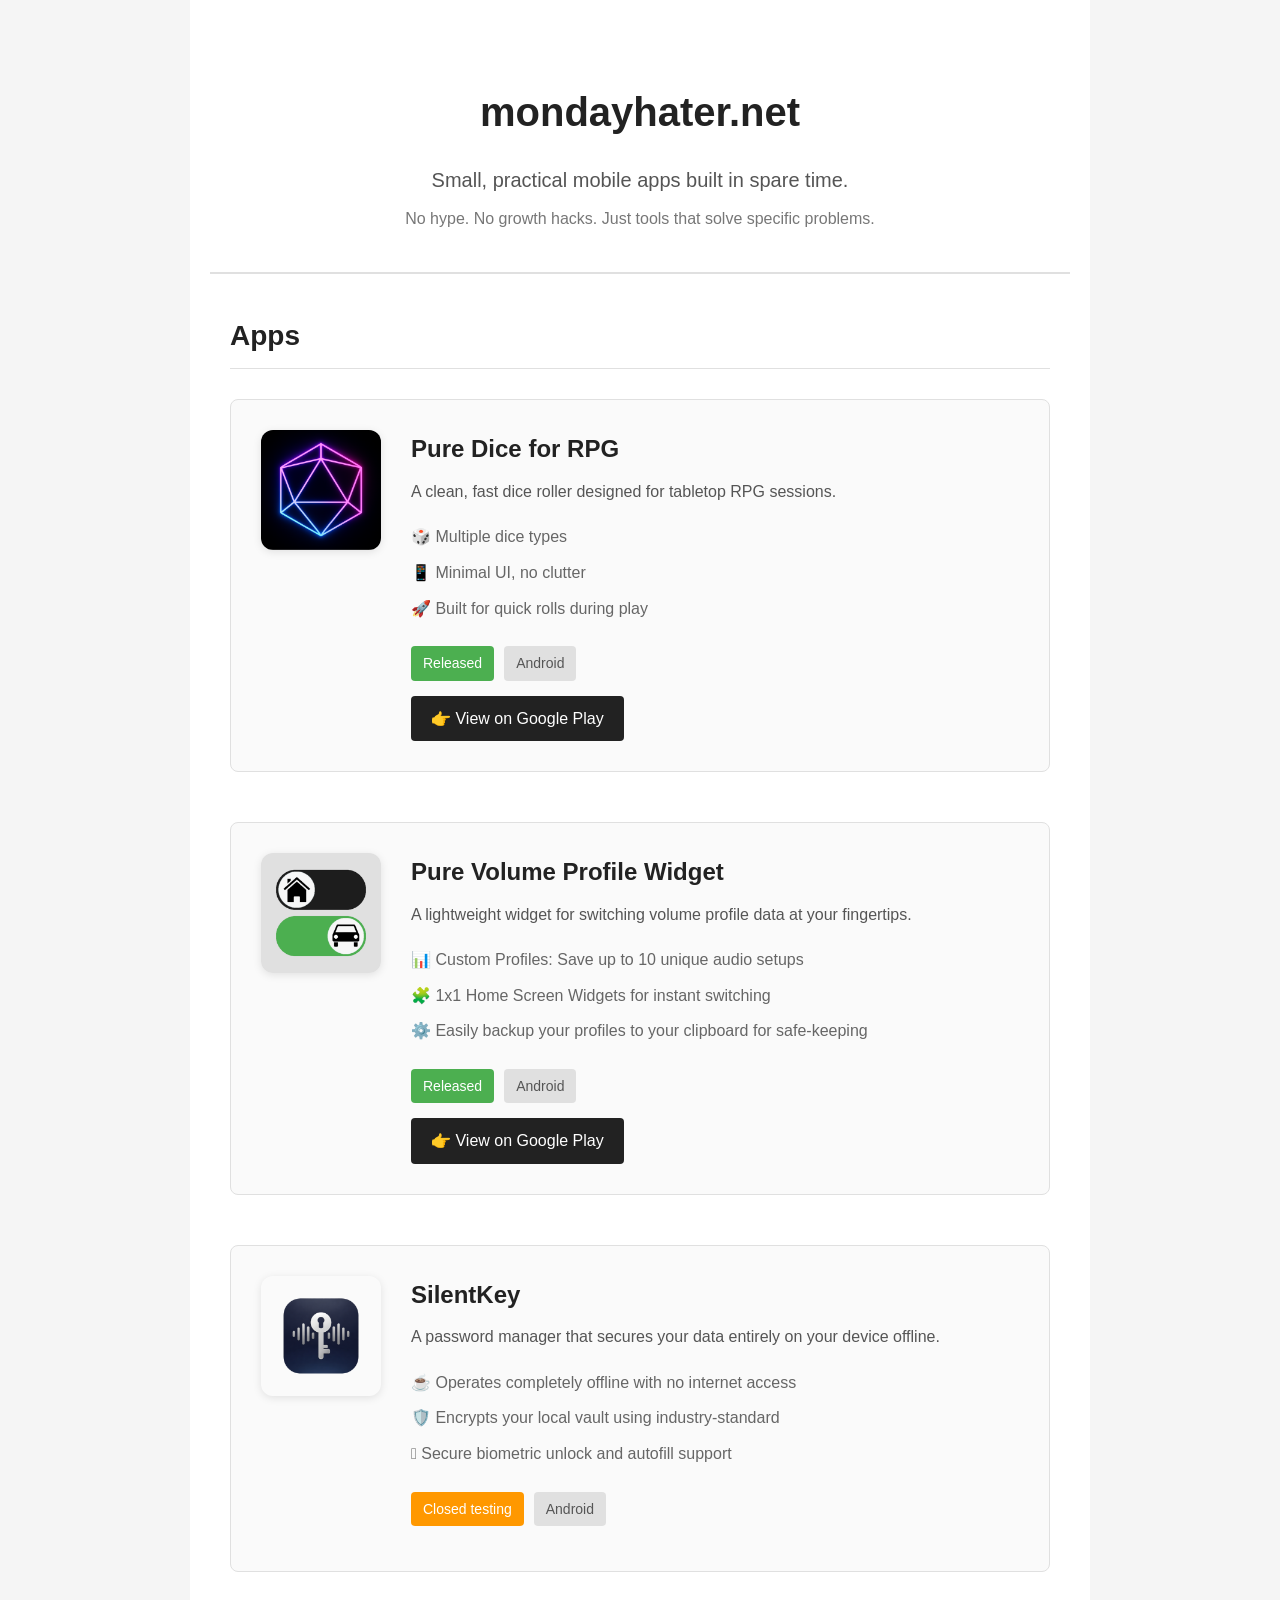
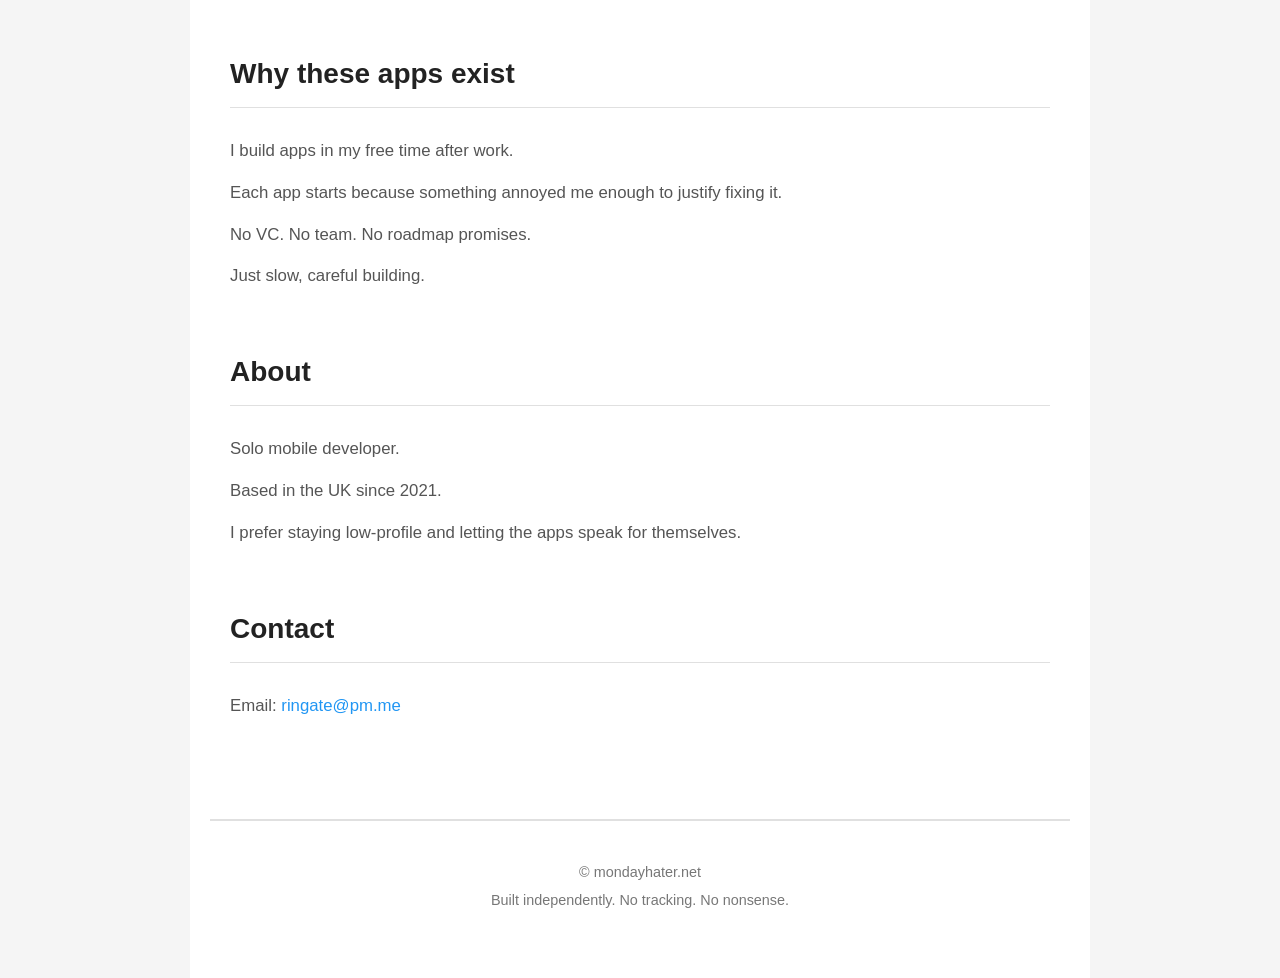
<file: index.html>
<!DOCTYPE html>
<html lang="en">
<head>
    <meta charset="UTF-8">
    <meta name="viewport" content="width=device-width, initial-scale=1.0">
    <title>mondayhater.net - Small, practical mobile apps</title>
    <link rel="stylesheet" href="styles.css">
</head>
<body>
    <div class="container">
        <header>
            <h1>mondayhater.net</h1>
            <p class="tagline">Small, practical mobile apps built in spare time.</p>
            <p class="subtitle">No hype. No growth hacks. Just tools that solve specific problems.</p>
        </header>

        <main>
            <section class="apps">
                <h2>Apps</h2>

                <div class="app-card">
                    <img src="images/pure-dice-400px.png" alt="Pure Dice for RPG icon" class="app-icon">
                    <div class="app-content">
                        <h3>Pure Dice for RPG</h3>
                        <p>A clean, fast dice roller designed for tabletop RPG sessions.</p>
                        <ul>
                            <li>🎲 Multiple dice types</li>
                            <li>📱 Minimal UI, no clutter</li>
                            <li>🚀 Built for quick rolls during play</li>
                        </ul>
                        <div class="app-meta">
                            <span class="status released">Released</span>
                            <span class="platform">Android</span>
                        </div>
                        <a href="https://play.google.com/store/apps/details?id=net.mondayhater.puredice" 
                           class="app-link" target="_blank" rel="noopener">
                            👉 View on Google Play
                        </a>
                    </div>
                </div>

                <div class="app-card">
                    <img src="images/pure-audio-400px.png" alt="Pure Volume Profile Widget icon" class="app-icon">
                    <div class="app-content">
                        <h3>Pure Volume Profile Widget</h3>
                        <p>A lightweight widget for switching volume profile data at your fingertips.</p>
                        <ul>
                            <li>📊 Custom Profiles: Save up to 10 unique audio setups</li>
                            <li>🧩 1x1 Home Screen Widgets for instant switching</li>
                            <li>⚙️ Easily backup your profiles to your clipboard for safe-keeping</li>
                        </ul>
                        <div class="app-meta">
                            <span class="status released">Released</span>
                            <span class="platform">Android</span>
                        </div>
                        <a href="https://play.google.com/store/apps/details?id=net.mondayhater.vpm" 
                           class="app-link" target="_blank" rel="noopener">
                            👉 View on Google Play
                        </a>
                    </div>
                </div>

                <div class="app-card">
                    <img src="images/silentkey-400px.png" alt="SilentKey icon" class="app-icon">
                    <div class="app-content">
                        <h3>SilentKey</h3>
                        <p>A password manager that secures your data entirely on your device offline.</p>
                        <ul>
                            <li>☕ Operates completely offline with no internet access</li>
                            <li>🛡️ Encrypts your local vault using industry-standard</li>
                            <li>🫆 Secure biometric unlock and autofill support</li>
                        </ul>
                        <div class="app-meta">
                            <span class="status testing">Closed testing</span>
                            <span class="platform">Android</span>
                        </div>
                    </div>
                </div>
            </section>

            <section class="why">
                <h2>Why these apps exist</h2>
                <p>I build apps in my free time after work.</p>
                <p>Each app starts because something annoyed me enough to justify fixing it.</p>
                <p>No VC. No team. No roadmap promises.</p>
                <p>Just slow, careful building.</p>
            </section>

            <section class="about">
                <h2>About</h2>
                <p>Solo mobile developer.</p>
                <p>Based in the UK since 2021.</p>
                <p>I prefer staying low-profile and letting the apps speak for themselves.</p>
            </section>

            <section class="contact">
                <h2>Contact</h2>
                <p>Email: <a href="mailto:ringate@pm.me">ringate@pm.me</a></p>
            </section>
        </main>

        <footer>
            <p>© mondayhater.net</p>
            <p>Built independently. No tracking. No nonsense.</p>
        </footer>
    </div>
</body>
</html>
</file>
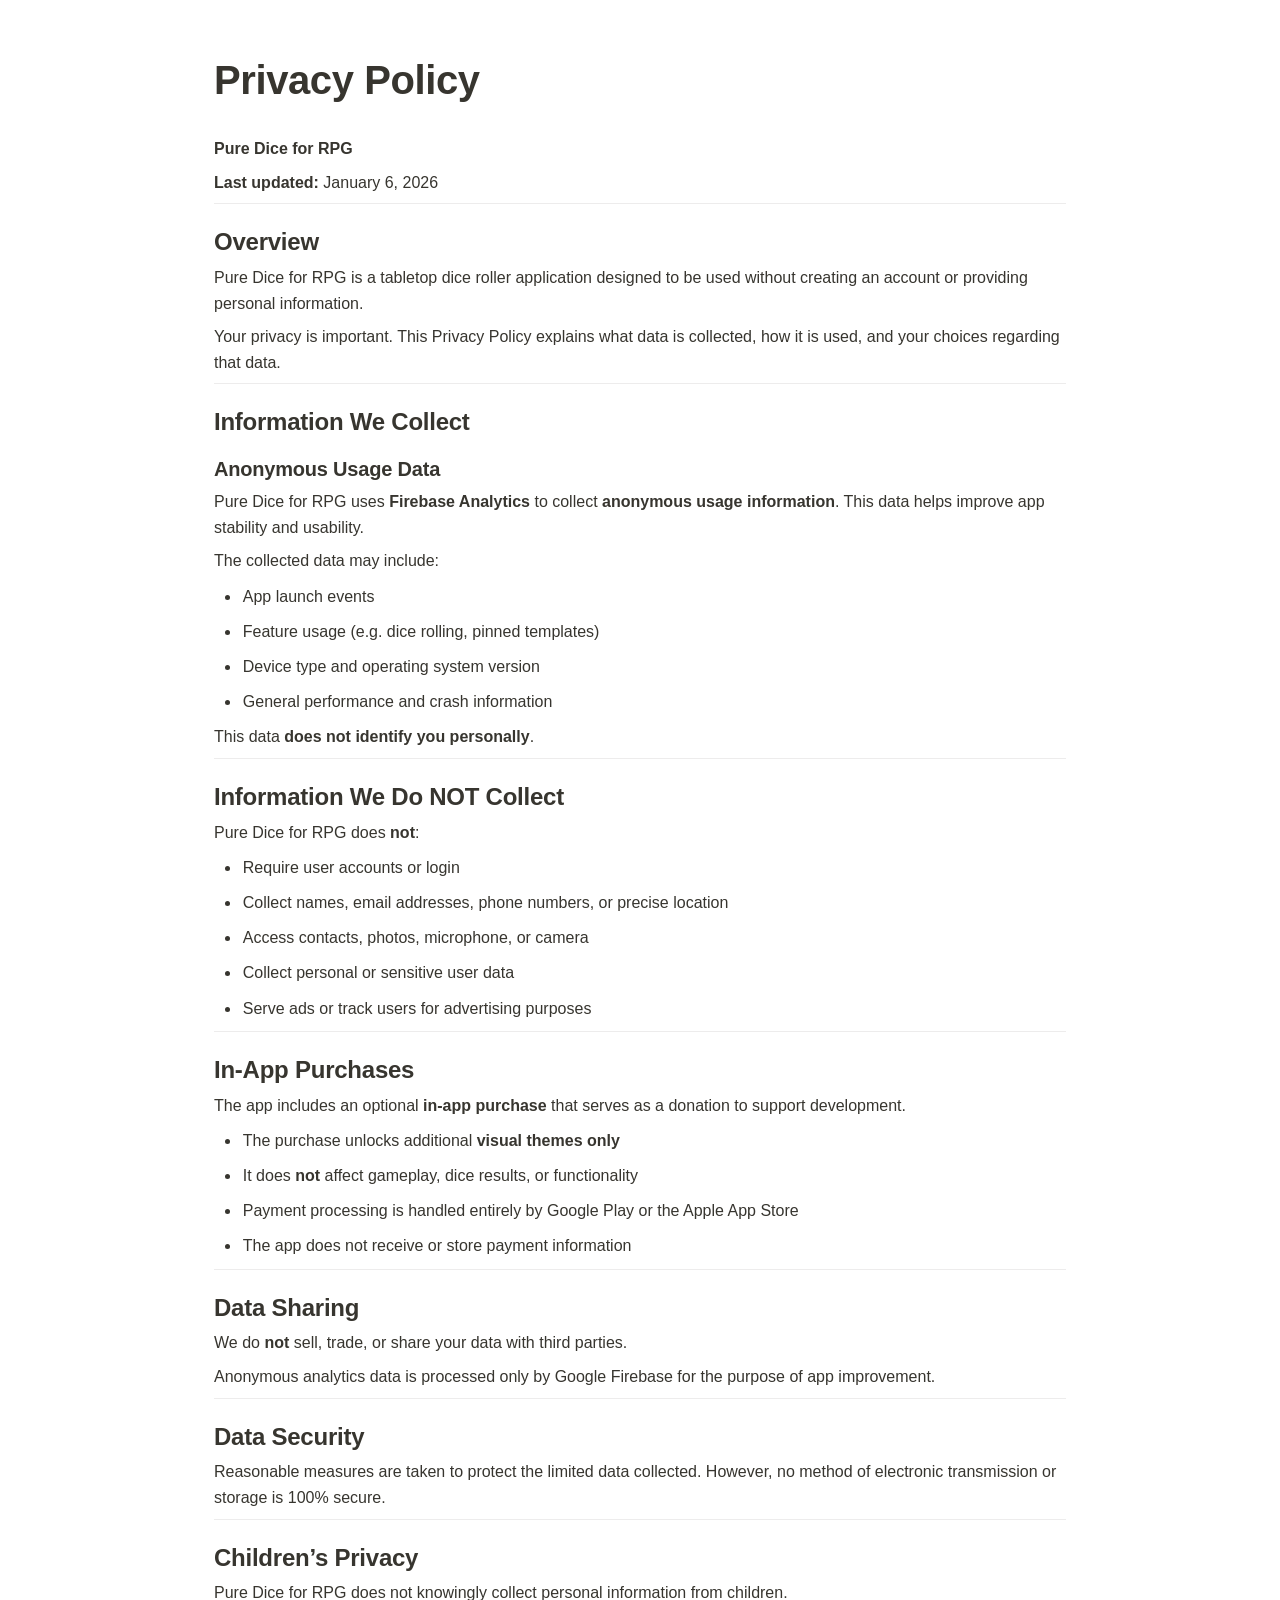
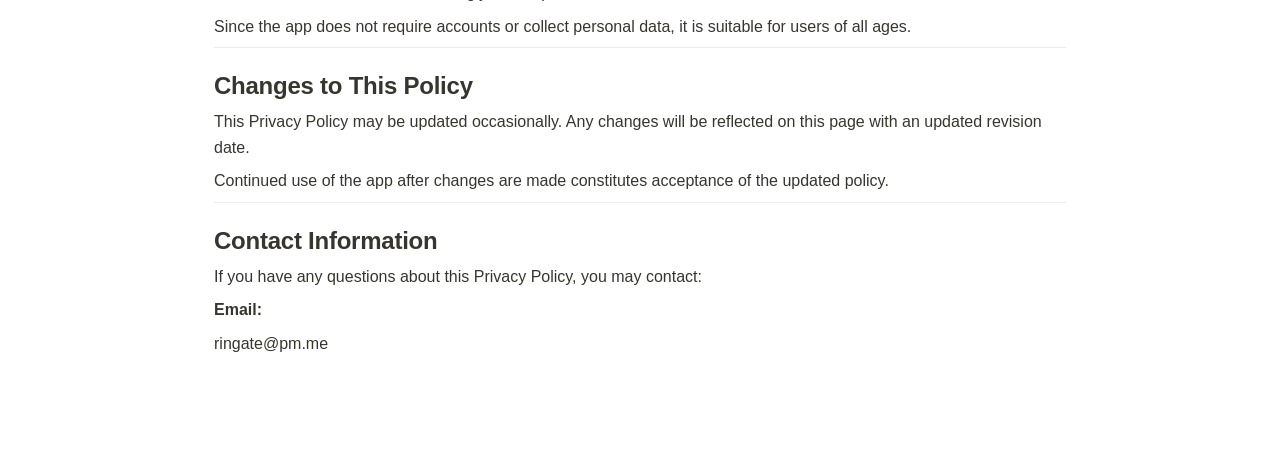
<file: pure-dice-privacy.html>
<html><head><meta http-equiv="Content-Type" content="text/html; charset=utf-8"/><meta name="viewport" content="width=device-width, initial-scale=1.0" /><title>Privacy Policy</title><style>
/* cspell:disable-file */
/* webkit printing magic: print all background colors */
html {
	-webkit-print-color-adjust: exact;
}
* {
	box-sizing: border-box;
	-webkit-print-color-adjust: exact;
}

body {
	font-family: -apple-system, BlinkMacSystemFont, "Segoe UI", Roboto, Oxygen,
                 Ubuntu, Cantarell, "Helvetica Neue", Arial, sans-serif;
    line-height: 1.6;
	white-space: pre-wrap;
    max-width: 900px;
    margin: 0 auto;
    padding: 24px;
}
@media only screen {
	body {
		margin: 2em auto;
		max-width: 900px;
		color: rgb(55, 53, 47);
	}
}

a,
a.visited {
	color: inherit;
	text-decoration: underline;
}

.pdf-relative-link-path {
	font-size: 80%;
	color: #444;
}

h1,
h2,
h3 {
	letter-spacing: -0.01em;
	line-height: 1.2;
	font-weight: 600;
	margin-bottom: 0;
}

/* Override strong tags inside headings to maintain consistent weight */
h1 strong,
h2 strong,
h3 strong {
	font-weight: 600;
}

.page-title {
	font-size: 2.5rem;
	font-weight: 700;
	margin-top: 0;
	margin-bottom: 0.75em;
}

h1 {
	font-size: 1.875rem;
	margin-top: 1.875rem;
}

h2 {
	font-size: 1.5rem;
	margin-top: 1.5rem;
}

h3 {
	font-size: 1.25rem;
	margin-top: 1.25rem;
}

.source {
	border: 1px solid #ddd;
	border-radius: 3px;
	padding: 1.5em;
	word-break: break-all;
}

.callout {
	border-radius: 10px;
	padding: 1rem;
}

figure {
	margin: 1.25em 0;
	page-break-inside: avoid;
}

figcaption {
	opacity: 0.5;
	font-size: 85%;
	margin-top: 0.5em;
}

mark {
	background-color: transparent;
}

.indented {
	padding-left: 1.5em;
}

hr {
	background: transparent;
	display: block;
	width: 100%;
	height: 1px;
	visibility: visible;
	border: none;
	border-bottom: 1px solid rgba(55, 53, 47, 0.09);
}

img {
	max-width: 100%;
}

@media only print {
	img {
		max-height: 100vh;
		object-fit: contain;
	}
}

@page {
	margin: 1in;
}

.collection-content {
	font-size: 0.875rem;
}

.collection-content td {
	white-space: pre-wrap;
	word-break: break-word;
}

.column-list {
	display: flex;
	justify-content: space-between;
}

.column {
	padding: 0 1em;
}

.column:first-child {
	padding-left: 0;
}

.column:last-child {
	padding-right: 0;
}

.table_of_contents-item {
	display: block;
	font-size: 0.875rem;
	line-height: 1.3;
	padding: 0.125rem;
}

.table_of_contents-indent-1 {
	margin-left: 1.5rem;
}

.table_of_contents-indent-2 {
	margin-left: 3rem;
}

.table_of_contents-indent-3 {
	margin-left: 4.5rem;
}

.table_of_contents-link {
	text-decoration: none;
	opacity: 0.7;
	border-bottom: 1px solid rgba(55, 53, 47, 0.18);
}

table,
th,
td {
	border: 1px solid rgba(55, 53, 47, 0.09);
	border-collapse: collapse;
}

table {
	border-left: none;
	border-right: none;
}

th,
td {
	font-weight: normal;
	padding: 0.25em 0.5em;
	line-height: 1.5;
	min-height: 1.5em;
	text-align: left;
}

th {
	color: rgba(55, 53, 47, 0.6);
}

ol,
ul {
	margin: 0;
	margin-block-start: 0.6em;
	margin-block-end: 0.6em;
}

li > ol:first-child,
li > ul:first-child {
	margin-block-start: 0.6em;
}

ul > li {
	list-style: disc;
}

ul.to-do-list {
	padding-inline-start: 0;
}

ul.to-do-list > li {
	list-style: none;
}

.to-do-children-checked {
	text-decoration: line-through;
	opacity: 0.375;
}

ul.toggle > li {
	list-style: none;
}

ul {
	padding-inline-start: 1.7em;
}

ul > li {
	padding-left: 0.1em;
}

ol {
	padding-inline-start: 1.6em;
}

ol > li {
	padding-left: 0.2em;
}

.mono ol {
	padding-inline-start: 2em;
}

.mono ol > li {
	text-indent: -0.4em;
}

.toggle {
	padding-inline-start: 0em;
	list-style-type: none;
}

/* Indent toggle children */
.toggle > li > details {
	padding-left: 1.7em;
}

.toggle > li > details > summary {
	margin-left: -1.1em;
}

.selected-value {
	display: inline-block;
	padding: 0 0.5em;
	background: rgba(206, 205, 202, 0.5);
	border-radius: 3px;
	margin-right: 0.5em;
	margin-top: 0.3em;
	margin-bottom: 0.3em;
	white-space: nowrap;
}

.collection-title {
	display: inline-block;
	margin-right: 1em;
}

.page-description {
	margin-bottom: 2em;
}

.simple-table {
	margin-top: 1em;
	font-size: 0.875rem;
	empty-cells: show;
}
.simple-table td {
	height: 29px;
	min-width: 120px;
}

.simple-table th {
	height: 29px;
	min-width: 120px;
}

.simple-table-header-color {
	background: rgb(247, 246, 243);
	color: black;
}
.simple-table-header {
	font-weight: 500;
}

time {
	opacity: 0.5;
}

.icon {
	display: inline-flex;
	align-items: center;
	justify-content: center;
	max-width: 1.2em;
	max-height: 1.2em;
	text-decoration: none;
	vertical-align: text-bottom;
	margin-right: 0.5em;
}

img.icon {
	border-radius: 3px;
}

.callout img.notion-static-icon {
	width: 1em;
	height: 1em;
}

.callout p {
	margin: 0;
}

.callout h1,
.callout h2,
.callout h3 {
	margin: 0 0 0.6rem;
}

.user-icon {
	width: 1.5em;
	height: 1.5em;
	border-radius: 100%;
	margin-right: 0.5rem;
}

.user-icon-inner {
	font-size: 0.8em;
}

.text-icon {
	border: 1px solid #000;
	text-align: center;
}

.page-cover-image {
	display: block;
	object-fit: cover;
	width: 100%;
	max-height: 30vh;
}

.page-header-icon {
	font-size: 3rem;
	margin-bottom: 1rem;
}

.page-header-icon-with-cover {
	margin-top: -0.72em;
	margin-left: 0.07em;
}

.page-header-icon img {
	border-radius: 3px;
}

.link-to-page {
	margin: 1em 0;
	padding: 0;
	border: none;
	font-weight: 500;
}

p > .user {
	opacity: 0.5;
}

td > .user,
td > time {
	white-space: nowrap;
}

input[type="checkbox"] {
	transform: scale(1.5);
	margin-right: 0.6em;
	vertical-align: middle;
}

p {
	margin-top: 0.5em;
	margin-bottom: 0.5em;
}

.image {
	border: none;
	margin: 1.5em 0;
	padding: 0;
	border-radius: 0;
	text-align: center;
}

.code,
code {
	background: rgba(135, 131, 120, 0.15);
	border-radius: 3px;
	padding: 0.2em 0.4em;
	border-radius: 3px;
	font-size: 85%;
	tab-size: 2;
}

code {
	color: #eb5757;
}

.code {
	padding: 1.5em 1em;
}

.code-wrap {
	white-space: pre-wrap;
	word-break: break-all;
}

.code > code {
	background: none;
	padding: 0;
	font-size: 100%;
	color: inherit;
}

blockquote {
	font-size: 1em;
	margin: 1em 0;
	padding-left: 1em;
	border-left: 3px solid rgb(55, 53, 47);
}

blockquote.quote-large {
	font-size: 1.25em;
}

.bookmark {
	text-decoration: none;
	max-height: 8em;
	padding: 0;
	display: flex;
	width: 100%;
	align-items: stretch;
}

.bookmark-title {
	font-size: 0.85em;
	overflow: hidden;
	text-overflow: ellipsis;
	height: 1.75em;
	white-space: nowrap;
}

.bookmark-text {
	display: flex;
	flex-direction: column;
}

.bookmark-info {
	flex: 4 1 180px;
	padding: 12px 14px 14px;
	display: flex;
	flex-direction: column;
	justify-content: space-between;
}

.bookmark-image {
	width: 33%;
	flex: 1 1 180px;
	display: block;
	position: relative;
	object-fit: cover;
	border-radius: 1px;
}

.bookmark-description {
	color: rgba(55, 53, 47, 0.6);
	font-size: 0.75em;
	overflow: hidden;
	max-height: 4.5em;
	word-break: break-word;
}

.bookmark-href {
	font-size: 0.75em;
	margin-top: 0.25em;
}

.sans { font-family: ui-sans-serif, -apple-system, BlinkMacSystemFont, "Segoe UI Variable Display", "Segoe UI", Helvetica, "Apple Color Emoji", Arial, sans-serif, "Segoe UI Emoji", "Segoe UI Symbol"; }
.code { font-family: "SFMono-Regular", Menlo, Consolas, "PT Mono", "Liberation Mono", Courier, monospace; }
.serif { font-family: Lyon-Text, Georgia, ui-serif, serif; }
.mono { font-family: iawriter-mono, Nitti, Menlo, Courier, monospace; }
.pdf .sans { font-family: Inter, ui-sans-serif, -apple-system, BlinkMacSystemFont, "Segoe UI Variable Display", "Segoe UI", Helvetica, "Apple Color Emoji", Arial, sans-serif, "Segoe UI Emoji", "Segoe UI Symbol", 'Twemoji', 'Noto Color Emoji', 'Noto Sans CJK JP'; }
.pdf:lang(zh-CN) .sans { font-family: Inter, ui-sans-serif, -apple-system, BlinkMacSystemFont, "Segoe UI Variable Display", "Segoe UI", Helvetica, "Apple Color Emoji", Arial, sans-serif, "Segoe UI Emoji", "Segoe UI Symbol", 'Twemoji', 'Noto Color Emoji', 'Noto Sans CJK SC'; }
.pdf:lang(zh-TW) .sans { font-family: Inter, ui-sans-serif, -apple-system, BlinkMacSystemFont, "Segoe UI Variable Display", "Segoe UI", Helvetica, "Apple Color Emoji", Arial, sans-serif, "Segoe UI Emoji", "Segoe UI Symbol", 'Twemoji', 'Noto Color Emoji', 'Noto Sans CJK TC'; }
.pdf:lang(ko-KR) .sans { font-family: Inter, ui-sans-serif, -apple-system, BlinkMacSystemFont, "Segoe UI Variable Display", "Segoe UI", Helvetica, "Apple Color Emoji", Arial, sans-serif, "Segoe UI Emoji", "Segoe UI Symbol", 'Twemoji', 'Noto Color Emoji', 'Noto Sans CJK KR'; }
.pdf .code { font-family: Source Code Pro, "SFMono-Regular", Menlo, Consolas, "PT Mono", "Liberation Mono", Courier, monospace, 'Twemoji', 'Noto Color Emoji', 'Noto Sans Mono CJK JP'; }
.pdf:lang(zh-CN) .code { font-family: Source Code Pro, "SFMono-Regular", Menlo, Consolas, "PT Mono", "Liberation Mono", Courier, monospace, 'Twemoji', 'Noto Color Emoji', 'Noto Sans Mono CJK SC'; }
.pdf:lang(zh-TW) .code { font-family: Source Code Pro, "SFMono-Regular", Menlo, Consolas, "PT Mono", "Liberation Mono", Courier, monospace, 'Twemoji', 'Noto Color Emoji', 'Noto Sans Mono CJK TC'; }
.pdf:lang(ko-KR) .code { font-family: Source Code Pro, "SFMono-Regular", Menlo, Consolas, "PT Mono", "Liberation Mono", Courier, monospace, 'Twemoji', 'Noto Color Emoji', 'Noto Sans Mono CJK KR'; }
.pdf .serif { font-family: PT Serif, Lyon-Text, Georgia, ui-serif, serif, 'Twemoji', 'Noto Color Emoji', 'Noto Serif CJK JP'; }
.pdf:lang(zh-CN) .serif { font-family: PT Serif, Lyon-Text, Georgia, ui-serif, serif, 'Twemoji', 'Noto Color Emoji', 'Noto Serif CJK SC'; }
.pdf:lang(zh-TW) .serif { font-family: PT Serif, Lyon-Text, Georgia, ui-serif, serif, 'Twemoji', 'Noto Color Emoji', 'Noto Serif CJK TC'; }
.pdf:lang(ko-KR) .serif { font-family: PT Serif, Lyon-Text, Georgia, ui-serif, serif, 'Twemoji', 'Noto Color Emoji', 'Noto Serif CJK KR'; }
.pdf .mono { font-family: PT Mono, iawriter-mono, Nitti, Menlo, Courier, monospace, 'Twemoji', 'Noto Color Emoji', 'Noto Sans Mono CJK JP'; }
.pdf:lang(zh-CN) .mono { font-family: PT Mono, iawriter-mono, Nitti, Menlo, Courier, monospace, 'Twemoji', 'Noto Color Emoji', 'Noto Sans Mono CJK SC'; }
.pdf:lang(zh-TW) .mono { font-family: PT Mono, iawriter-mono, Nitti, Menlo, Courier, monospace, 'Twemoji', 'Noto Color Emoji', 'Noto Sans Mono CJK TC'; }
.pdf:lang(ko-KR) .mono { font-family: PT Mono, iawriter-mono, Nitti, Menlo, Courier, monospace, 'Twemoji', 'Noto Color Emoji', 'Noto Sans Mono CJK KR'; }
.highlight-default {
	color: rgba(44, 44, 43, 1);
}
.highlight-gray {
	color: rgba(125, 122, 117, 1);
	fill: rgba(125, 122, 117, 1);
}
.highlight-brown {
	color: rgba(159, 118, 90, 1);
	fill: rgba(159, 118, 90, 1);
}
.highlight-orange {
	color: rgba(210, 123, 45, 1);
	fill: rgba(210, 123, 45, 1);
}
.highlight-yellow {
	color: rgba(203, 148, 52, 1);
	fill: rgba(203, 148, 52, 1);
}
.highlight-teal {
	color: rgba(80, 148, 110, 1);
	fill: rgba(80, 148, 110, 1);
}
.highlight-blue {
	color: rgba(56, 125, 201, 1);
	fill: rgba(56, 125, 201, 1);
}
.highlight-purple {
	color: rgba(154, 107, 180, 1);
	fill: rgba(154, 107, 180, 1);
}
.highlight-pink {
	color: rgba(193, 76, 138, 1);
	fill: rgba(193, 76, 138, 1);
}
.highlight-red {
	color: rgba(207, 81, 72, 1);
	fill: rgba(207, 81, 72, 1);
}
.highlight-default_background {
	color: rgba(44, 44, 43, 1);
}
.highlight-gray_background {
	background: rgba(42, 28, 0, 0.07);
}
.highlight-brown_background {
	background: rgba(139, 46, 0, 0.086);
}
.highlight-orange_background {
	background: rgba(224, 101, 1, 0.129);
}
.highlight-yellow_background {
	background: rgba(211, 168, 0, 0.137);
}
.highlight-teal_background {
	background: rgba(0, 100, 45, 0.09);
}
.highlight-blue_background {
	background: rgba(0, 124, 215, 0.094);
}
.highlight-purple_background {
	background: rgba(102, 0, 178, 0.078);
}
.highlight-pink_background {
	background: rgba(197, 0, 93, 0.086);
}
.highlight-red_background {
	background: rgba(223, 22, 0, 0.094);
}
.block-color-default {
	color: inherit;
	fill: inherit;
}
.block-color-gray {
	color: rgba(125, 122, 117, 1);
	fill: rgba(125, 122, 117, 1);
}
.block-color-brown {
	color: rgba(159, 118, 90, 1);
	fill: rgba(159, 118, 90, 1);
}
.block-color-orange {
	color: rgba(210, 123, 45, 1);
	fill: rgba(210, 123, 45, 1);
}
.block-color-yellow {
	color: rgba(203, 148, 52, 1);
	fill: rgba(203, 148, 52, 1);
}
.block-color-teal {
	color: rgba(80, 148, 110, 1);
	fill: rgba(80, 148, 110, 1);
}
.block-color-blue {
	color: rgba(56, 125, 201, 1);
	fill: rgba(56, 125, 201, 1);
}
.block-color-purple {
	color: rgba(154, 107, 180, 1);
	fill: rgba(154, 107, 180, 1);
}
.block-color-pink {
	color: rgba(193, 76, 138, 1);
	fill: rgba(193, 76, 138, 1);
}
.block-color-red {
	color: rgba(207, 81, 72, 1);
	fill: rgba(207, 81, 72, 1);
}
.block-color-default_background {
	color: inherit;
	fill: inherit;
}
.block-color-gray_background {
	background: rgba(240, 239, 237, 1);
}
.block-color-brown_background {
	background: rgba(245, 237, 233, 1);
}
.block-color-orange_background {
	background: rgba(251, 235, 222, 1);
}
.block-color-yellow_background {
	background: rgba(249, 243, 220, 1);
}
.block-color-teal_background {
	background: rgba(232, 241, 236, 1);
}
.block-color-blue_background {
	background: rgba(229, 242, 252, 1);
}
.block-color-purple_background {
	background: rgba(243, 235, 249, 1);
}
.block-color-pink_background {
	background: rgba(250, 233, 241, 1);
}
.block-color-red_background {
	background: rgba(252, 233, 231, 1);
}
.select-value-color-default { background-color: rgba(42, 28, 0, 0.07); }
.select-value-color-gray { background-color: rgba(28, 19, 1, 0.11); }
.select-value-color-brown { background-color: rgba(127, 51, 0, 0.156); }
.select-value-color-orange { background-color: rgba(196, 88, 0, 0.203); }
.select-value-color-yellow { background-color: rgba(209, 156, 0, 0.282); }
.select-value-color-green { background-color: rgba(0, 96, 38, 0.156); }
.select-value-color-blue { background-color: rgba(0, 118, 217, 0.203); }
.select-value-color-purple { background-color: rgba(92, 0, 163, 0.141); }
.select-value-color-pink { background-color: rgba(183, 0, 78, 0.152); }
.select-value-color-red { background-color: rgba(206, 24, 0, 0.164); }

.checkbox {
	display: inline-flex;
	vertical-align: text-bottom;
	width: 16;
	height: 16;
	background-size: 16px;
	margin-left: 2px;
	margin-right: 5px;
}

.checkbox-on {
	background-image: url("data:image/svg+xml;charset=UTF-8,%3Csvg%20width%3D%2216%22%20height%3D%2216%22%20viewBox%3D%220%200%2016%2016%22%20fill%3D%22none%22%20xmlns%3D%22http%3A%2F%2Fwww.w3.org%2F2000%2Fsvg%22%3E%0A%3Crect%20width%3D%2216%22%20height%3D%2216%22%20fill%3D%22%2358A9D7%22%2F%3E%0A%3Cpath%20d%3D%22M6.71429%2012.2852L14%204.9995L12.7143%203.71436L6.71429%209.71378L3.28571%206.2831L2%207.57092L6.71429%2012.2852Z%22%20fill%3D%22white%22%2F%3E%0A%3C%2Fsvg%3E");
}

.checkbox-off {
	background-image: url("data:image/svg+xml;charset=UTF-8,%3Csvg%20width%3D%2216%22%20height%3D%2216%22%20viewBox%3D%220%200%2016%2016%22%20fill%3D%22none%22%20xmlns%3D%22http%3A%2F%2Fwww.w3.org%2F2000%2Fsvg%22%3E%0A%3Crect%20x%3D%220.75%22%20y%3D%220.75%22%20width%3D%2214.5%22%20height%3D%2214.5%22%20fill%3D%22white%22%20stroke%3D%22%2336352F%22%20stroke-width%3D%221.5%22%2F%3E%0A%3C%2Fsvg%3E");
}
	
</style></head><body><article id="2e079e33-dd80-802b-8406-ffb6bb690358" class="page sans"><header><h1 class="page-title" dir="auto">Privacy Policy</h1><p class="page-description" dir="auto"></p></header><div class="page-body"><div style="display:contents" dir="auto"><p id="2e079e33-dd80-80cd-8b45-fa867254e386" class=""><strong>Pure Dice for RPG</strong></p></div><div style="display:contents" dir="auto"><p id="2e079e33-dd80-80ff-a22a-d921731cfc8f" class=""><strong>Last updated:</strong> January 6, 2026</p></div><div style="display:contents" dir="auto"><hr id="2e079e33-dd80-80d3-9ea9-f9191be0c58d"/></div><div style="display:contents" dir="auto"><h2 id="2e079e33-dd80-80d0-9f65-f1f23b6f54e2" class="">Overview</h2></div><div style="display:contents" dir="auto"><p id="2e079e33-dd80-8092-b1a4-f45a4619bb4d" class="">Pure Dice for RPG is a tabletop dice roller application designed to be used without creating an account or providing personal information.</p></div><div style="display:contents" dir="auto"><p id="2e079e33-dd80-808e-8303-f38be6cb784c" class="">Your privacy is important. This Privacy Policy explains what data is collected, how it is used, and your choices regarding that data.</p></div><div style="display:contents" dir="auto"><hr id="2e079e33-dd80-8036-8c69-c78446ec236e"/></div><div style="display:contents" dir="auto"><h2 id="2e079e33-dd80-805c-a717-c9c1a1da8623" class="">Information We Collect</h2></div><div style="display:contents" dir="auto"><h3 id="2e079e33-dd80-80b4-a2f1-fc4a1e0ae9ff" class="">Anonymous Usage Data</h3></div><div style="display:contents" dir="auto"><p id="2e079e33-dd80-800d-94a5-d520d16b9658" class="">Pure Dice for RPG uses <strong>Firebase Analytics</strong> to collect <strong>anonymous usage information</strong>. This data helps improve app stability and usability.</p></div><div style="display:contents" dir="auto"><p id="2e079e33-dd80-806a-9fd2-d4e5cfcc6349" class="">The collected data may include:</p></div><div style="display:contents" dir="auto"><ul id="2e079e33-dd80-808a-b5e3-cfc00bf03279" class="bulleted-list"><li style="list-style-type:disc">App launch events</li></ul></div><div style="display:contents" dir="auto"><ul id="2e079e33-dd80-8015-990b-fe275cf9040d" class="bulleted-list"><li style="list-style-type:disc">Feature usage (e.g. dice rolling, pinned templates)</li></ul></div><div style="display:contents" dir="auto"><ul id="2e079e33-dd80-8070-9bfa-c14894e67bab" class="bulleted-list"><li style="list-style-type:disc">Device type and operating system version</li></ul></div><div style="display:contents" dir="auto"><ul id="2e079e33-dd80-80a0-8145-e62c0e334314" class="bulleted-list"><li style="list-style-type:disc">General performance and crash information</li></ul></div><div style="display:contents" dir="auto"><p id="2e079e33-dd80-80f0-9189-fb961410873b" class="">This data <strong>does not identify you personally</strong>.</p></div><div style="display:contents" dir="auto"><hr id="2e079e33-dd80-8010-bc53-d11839e84ec4"/></div><div style="display:contents" dir="auto"><h2 id="2e079e33-dd80-809e-a8bd-e5a377354299" class="">Information We Do NOT Collect</h2></div><div style="display:contents" dir="auto"><p id="2e079e33-dd80-80c1-aa4c-d8d2f10448c8" class="">Pure Dice for RPG does <strong>not</strong>:</p></div><div style="display:contents" dir="auto"><ul id="2e079e33-dd80-809d-bcf6-db97c8980123" class="bulleted-list"><li style="list-style-type:disc">Require user accounts or login</li></ul></div><div style="display:contents" dir="auto"><ul id="2e079e33-dd80-8020-81ef-c8a4145fb9a7" class="bulleted-list"><li style="list-style-type:disc">Collect names, email addresses, phone numbers, or precise location</li></ul></div><div style="display:contents" dir="auto"><ul id="2e079e33-dd80-803b-a036-d6a98cc94842" class="bulleted-list"><li style="list-style-type:disc">Access contacts, photos, microphone, or camera</li></ul></div><div style="display:contents" dir="auto"><ul id="2e079e33-dd80-80aa-84fd-f80282c13db5" class="bulleted-list"><li style="list-style-type:disc">Collect personal or sensitive user data</li></ul></div><div style="display:contents" dir="auto"><ul id="2e079e33-dd80-80ff-82f8-f3e485deb9e9" class="bulleted-list"><li style="list-style-type:disc">Serve ads or track users for advertising purposes</li></ul></div><div style="display:contents" dir="auto"><hr id="2e079e33-dd80-80dc-a5e1-d35019b6d735"/></div><div style="display:contents" dir="auto"><h2 id="2e079e33-dd80-80ef-a6c8-cec54cc08c93" class="">In-App Purchases</h2></div><div style="display:contents" dir="auto"><p id="2e079e33-dd80-8080-a3ab-efe116b1446d" class="">The app includes an optional <strong>in-app purchase</strong> that serves as a donation to support development.</p></div><div style="display:contents" dir="auto"><ul id="2e079e33-dd80-8075-ba66-f5efc97f837d" class="bulleted-list"><li style="list-style-type:disc">The purchase unlocks additional <strong>visual themes only</strong></li></ul></div><div style="display:contents" dir="auto"><ul id="2e079e33-dd80-8004-bbc3-ded72a154cc6" class="bulleted-list"><li style="list-style-type:disc">It does <strong>not</strong> affect gameplay, dice results, or functionality</li></ul></div><div style="display:contents" dir="auto"><ul id="2e079e33-dd80-80ee-ac51-fb37a61e6014" class="bulleted-list"><li style="list-style-type:disc">Payment processing is handled entirely by Google Play or the Apple App Store</li></ul></div><div style="display:contents" dir="auto"><ul id="2e079e33-dd80-80a8-b30a-f8104642a06a" class="bulleted-list"><li style="list-style-type:disc">The app does not receive or store payment information</li></ul></div><div style="display:contents" dir="auto"><hr id="2e079e33-dd80-8036-82f3-dc6e5af2e7fb"/></div><div style="display:contents" dir="auto"><h2 id="2e079e33-dd80-8072-a43c-faf2a30c41c9" class="">Data Sharing</h2></div><div style="display:contents" dir="auto"><p id="2e079e33-dd80-8090-8db2-d6a1d0f9f606" class="">We do <strong>not</strong> sell, trade, or share your data with third parties.</p></div><div style="display:contents" dir="auto"><p id="2e079e33-dd80-80e1-a2c8-eb5f3f236998" class="">Anonymous analytics data is processed only by Google Firebase for the purpose of app improvement.</p></div><div style="display:contents" dir="auto"><hr id="2e079e33-dd80-802b-aa29-fed7be2e30e4"/></div><div style="display:contents" dir="auto"><h2 id="2e079e33-dd80-8083-9db9-c9633ff9eab7" class="">Data Security</h2></div><div style="display:contents" dir="auto"><p id="2e079e33-dd80-804d-ab30-cf0043e4ab62" class="">Reasonable measures are taken to protect the limited data collected. However, no method of electronic transmission or storage is 100% secure.</p></div><div style="display:contents" dir="auto"><hr id="2e079e33-dd80-802e-9ba0-ebb9f50dcd32"/></div><div style="display:contents" dir="auto"><h2 id="2e079e33-dd80-809e-98a5-dd69f8650de4" class="">Children’s Privacy</h2></div><div style="display:contents" dir="auto"><p id="2e079e33-dd80-80da-ac89-fc2db9672783" class="">Pure Dice for RPG does not knowingly collect personal information from children.</p></div><div style="display:contents" dir="auto"><p id="2e079e33-dd80-802b-a1b9-eae3afa94b9d" class="">Since the app does not require accounts or collect personal data, it is suitable for users of all ages.</p></div><div style="display:contents" dir="auto"><hr id="2e079e33-dd80-8040-9cdd-c673e7957cdc"/></div><div style="display:contents" dir="auto"><h2 id="2e079e33-dd80-8078-9836-c1fab22262ad" class="">Changes to This Policy</h2></div><div style="display:contents" dir="auto"><p id="2e079e33-dd80-8014-b68b-c2749167f2c7" class="">This Privacy Policy may be updated occasionally. Any changes will be reflected on this page with an updated revision date.</p></div><div style="display:contents" dir="auto"><p id="2e079e33-dd80-801c-8af2-eea269f71129" class="">Continued use of the app after changes are made constitutes acceptance of the updated policy.</p></div><div style="display:contents" dir="auto"><hr id="2e079e33-dd80-8043-993d-e7a9ce9b7965"/></div><div style="display:contents" dir="auto"><h2 id="2e079e33-dd80-8091-b678-eb8ddb436cdb" class="">Contact Information</h2></div><div style="display:contents" dir="auto"><p id="2e079e33-dd80-8013-902e-ca85fd7fb3cd" class="">If you have any questions about this Privacy Policy, you may contact:</p></div><div style="display:contents" dir="auto"><p id="2e079e33-dd80-80a4-9ca0-f0085cb9b402" class=""><strong>Email:</strong></p></div><div style="display:contents" dir="auto"><p id="2e079e33-dd80-80bf-b61f-ed4ee5dbb1df" class="">ringate@pm.me</p></div><div style="display:contents" dir="auto"><p id="2e079e33-dd80-80ea-9754-d940a1aff094" class="">
</p></div></div></article><span class="sans" style="font-size:14px;padding-top:2em"></span></body></html>
</file>
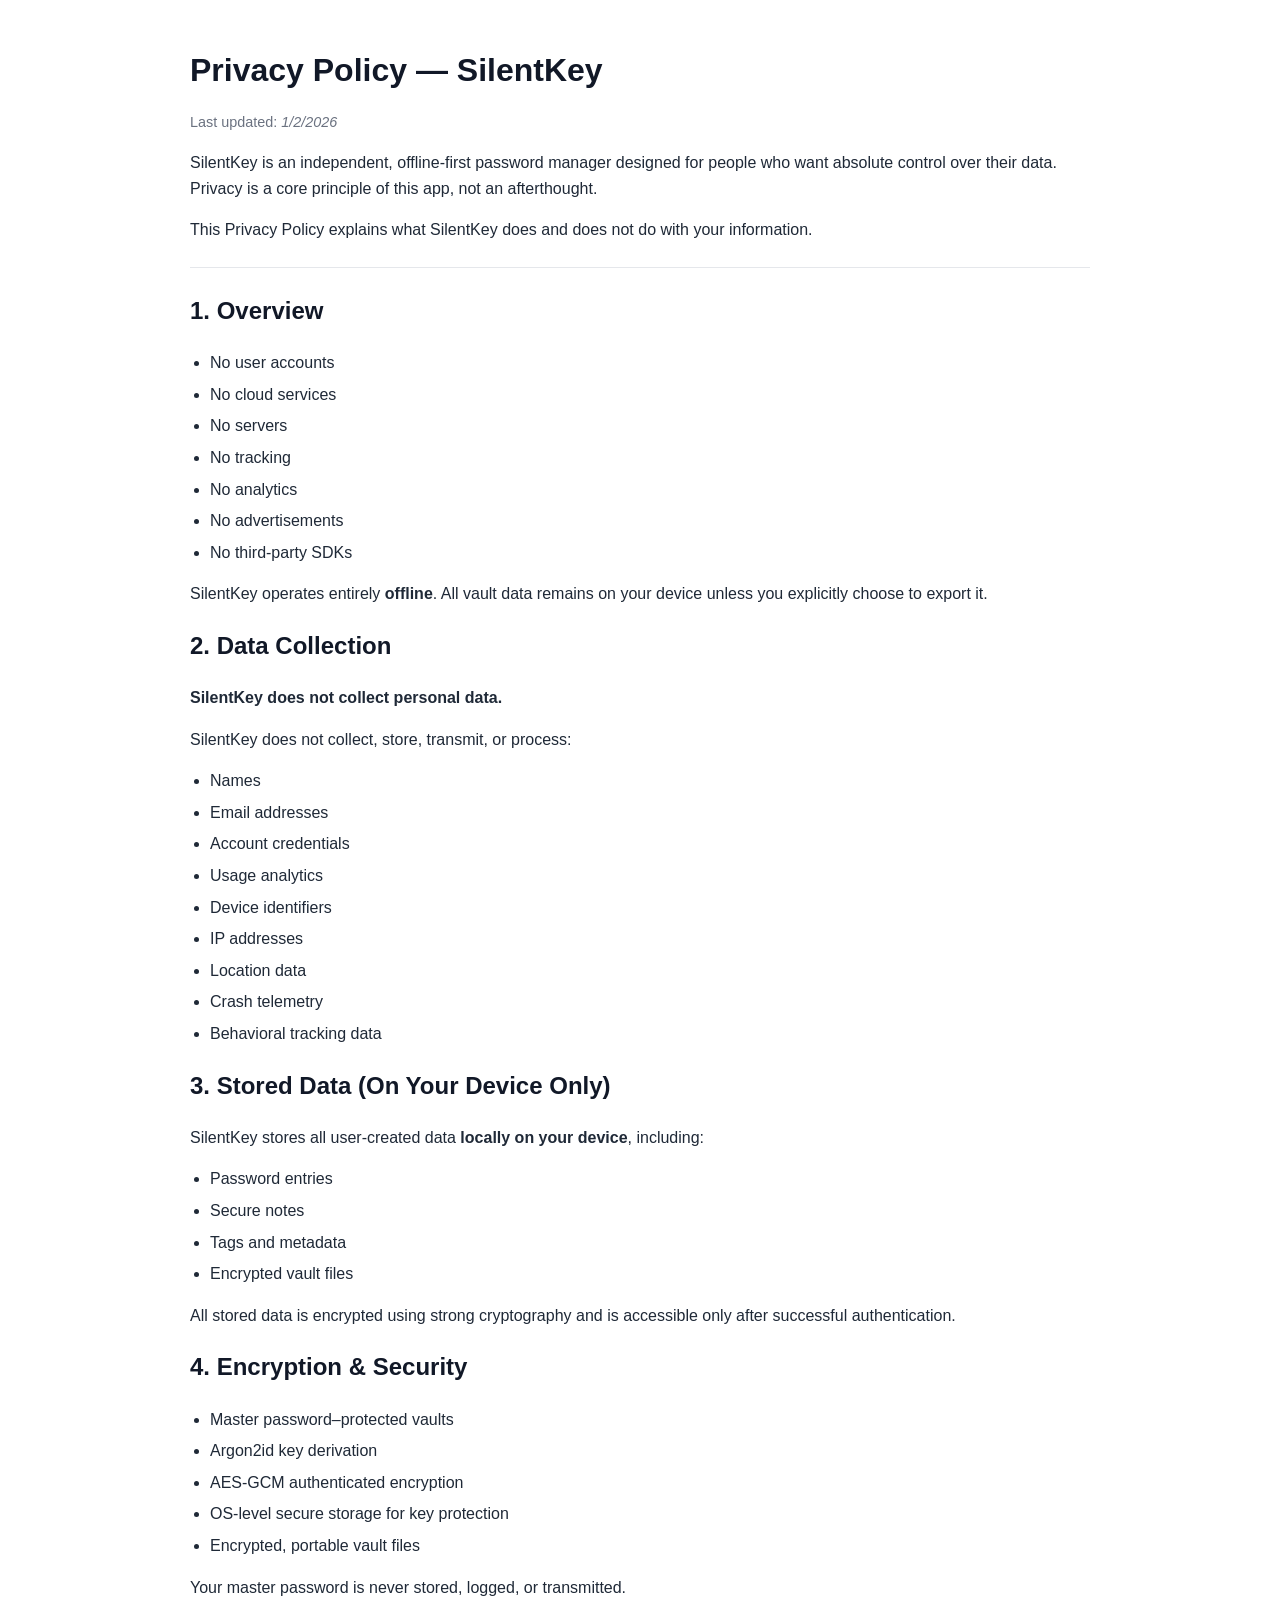
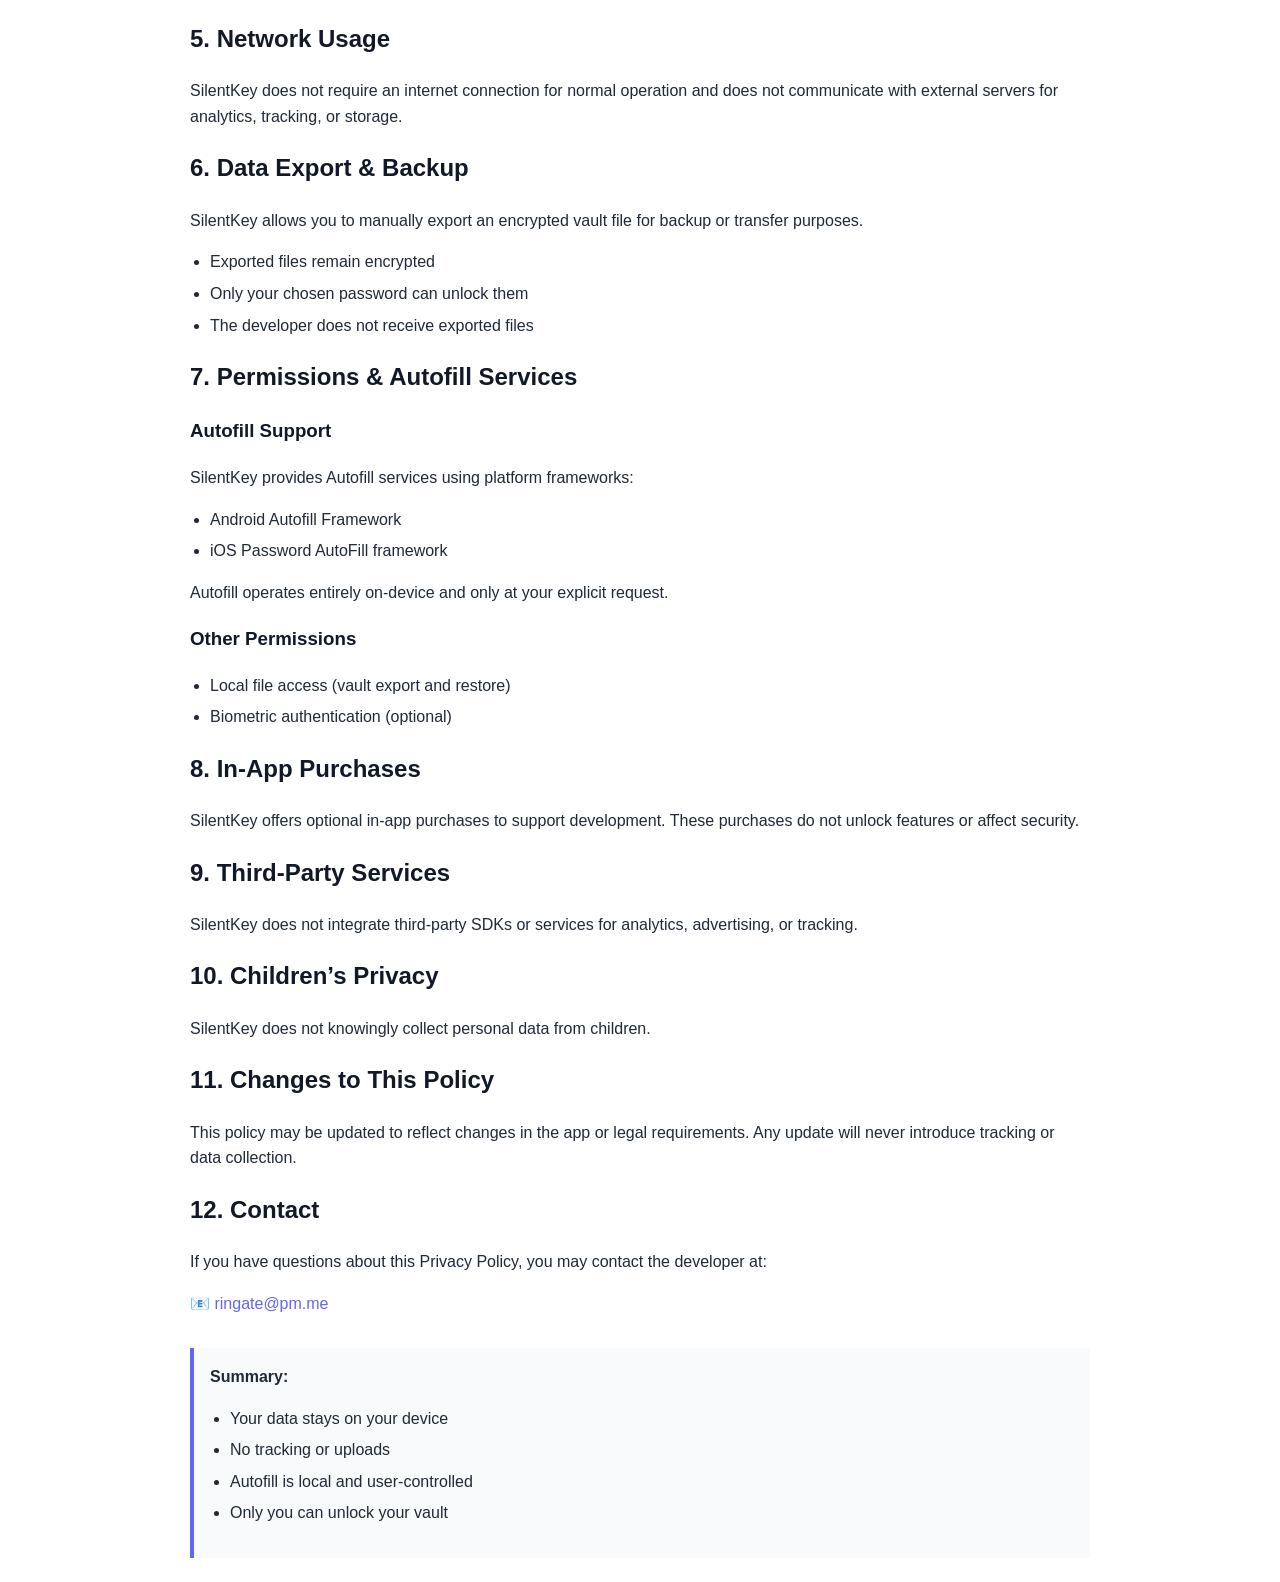
<file: silentkey-privacy.html>
<!DOCTYPE html>
<html lang="en">
<head>
  <meta charset="UTF-8" />
  <meta name="viewport" content="width=device-width, initial-scale=1.0" />
  <title>Privacy Policy - SilentKey</title>
  <style>
    body {
      font-family: -apple-system, BlinkMacSystemFont, "Segoe UI", Roboto, Oxygen,
                   Ubuntu, Cantarell, "Helvetica Neue", Arial, sans-serif;
      line-height: 1.6;
      color: #1f2937;
      background-color: #ffffff;
      max-width: 900px;
      margin: 0 auto;
      padding: 24px;
    }
    h1, h2, h3 {
      color: #111827;
    }
    h1 {
      margin-bottom: 0.2em;
    }
    hr {
      border: none;
      border-top: 1px solid #e5e7eb;
      margin: 24px 0;
    }
    ul {
      padding-left: 20px;
    }
    li {
      margin: 6px 0;
    }
    .meta {
      color: #6b7280;
      font-size: 0.9em;
    }
    .summary {
      background: #f9fafb;
      border-left: 4px solid #6366f1;
      padding: 16px;
      margin-top: 32px;
    }
    a {
      color: #6366f1;
      text-decoration: none;
    }
    a:hover {
      text-decoration: underline;
    }
  </style>
</head>
<body>

  <h1>Privacy Policy — SilentKey</h1>
  <p class="meta">Last updated: <em>1/2/2026</em></p>

  <p>
    SilentKey is an independent, offline-first password manager designed for people
    who want absolute control over their data. Privacy is a core principle of this
    app, not an afterthought.
  </p>

  <p>
    This Privacy Policy explains what SilentKey does and does not do with your information.
  </p>

  <hr />

  <h2>1. Overview</h2>
  <ul>
    <li>No user accounts</li>
    <li>No cloud services</li>
    <li>No servers</li>
    <li>No tracking</li>
    <li>No analytics</li>
    <li>No advertisements</li>
    <li>No third-party SDKs</li>
  </ul>
  <p>
    SilentKey operates entirely <strong>offline</strong>. All vault data remains on your
    device unless you explicitly choose to export it.
  </p>

  <h2>2. Data Collection</h2>
  <p><strong>SilentKey does not collect personal data.</strong></p>
  <p>SilentKey does not collect, store, transmit, or process:</p>
  <ul>
    <li>Names</li>
    <li>Email addresses</li>
    <li>Account credentials</li>
    <li>Usage analytics</li>
    <li>Device identifiers</li>
    <li>IP addresses</li>
    <li>Location data</li>
    <li>Crash telemetry</li>
    <li>Behavioral tracking data</li>
  </ul>

  <h2>3. Stored Data (On Your Device Only)</h2>
  <p>
    SilentKey stores all user-created data <strong>locally on your device</strong>, including:
  </p>
  <ul>
    <li>Password entries</li>
    <li>Secure notes</li>
    <li>Tags and metadata</li>
    <li>Encrypted vault files</li>
  </ul>
  <p>
    All stored data is encrypted using strong cryptography and is accessible only
    after successful authentication.
  </p>

  <h2>4. Encryption &amp; Security</h2>
  <ul>
    <li>Master password–protected vaults</li>
    <li>Argon2id key derivation</li>
    <li>AES-GCM authenticated encryption</li>
    <li>OS-level secure storage for key protection</li>
    <li>Encrypted, portable vault files</li>
  </ul>
  <p>
    Your master password is never stored, logged, or transmitted.
  </p>

  <h2>5. Network Usage</h2>
  <p>
    SilentKey does not require an internet connection for normal operation and does
    not communicate with external servers for analytics, tracking, or storage.
  </p>

  <h2>6. Data Export &amp; Backup</h2>
  <p>
    SilentKey allows you to manually export an encrypted vault file for backup or
    transfer purposes.
  </p>
  <ul>
    <li>Exported files remain encrypted</li>
    <li>Only your chosen password can unlock them</li>
    <li>The developer does not receive exported files</li>
  </ul>

  <h2>7. Permissions &amp; Autofill Services</h2>
  <h3>Autofill Support</h3>
  <p>
    SilentKey provides Autofill services using platform frameworks:
  </p>
  <ul>
    <li>Android Autofill Framework</li>
    <li>iOS Password AutoFill framework</li>
  </ul>
  <p>
    Autofill operates entirely on-device and only at your explicit request.
  </p>

  <h3>Other Permissions</h3>
  <ul>
    <li>Local file access (vault export and restore)</li>
    <li>Biometric authentication (optional)</li>
  </ul>

  <h2>8. In-App Purchases</h2>
  <p>
    SilentKey offers optional in-app purchases to support development. These purchases
    do not unlock features or affect security.
  </p>

  <h2>9. Third-Party Services</h2>
  <p>
    SilentKey does not integrate third-party SDKs or services for analytics,
    advertising, or tracking.
  </p>

  <h2>10. Children’s Privacy</h2>
  <p>
    SilentKey does not knowingly collect personal data from children.
  </p>

  <h2>11. Changes to This Policy</h2>
  <p>
    This policy may be updated to reflect changes in the app or legal requirements.
    Any update will never introduce tracking or data collection.
  </p>

  <h2>12. Contact</h2>
  <p>
    If you have questions about this Privacy Policy, you may contact the developer at:
  </p>
  <p>
    📧 <a href="mailto:ringate@pm.me">ringate@pm.me</a>
  </p>

  <div class="summary">
    <strong>Summary:</strong>
    <ul>
      <li>Your data stays on your device</li>
      <li>No tracking or uploads</li>
      <li>Autofill is local and user-controlled</li>
      <li>Only you can unlock your vault</li>
    </ul>
  </div>

</body>
</html>
</file>
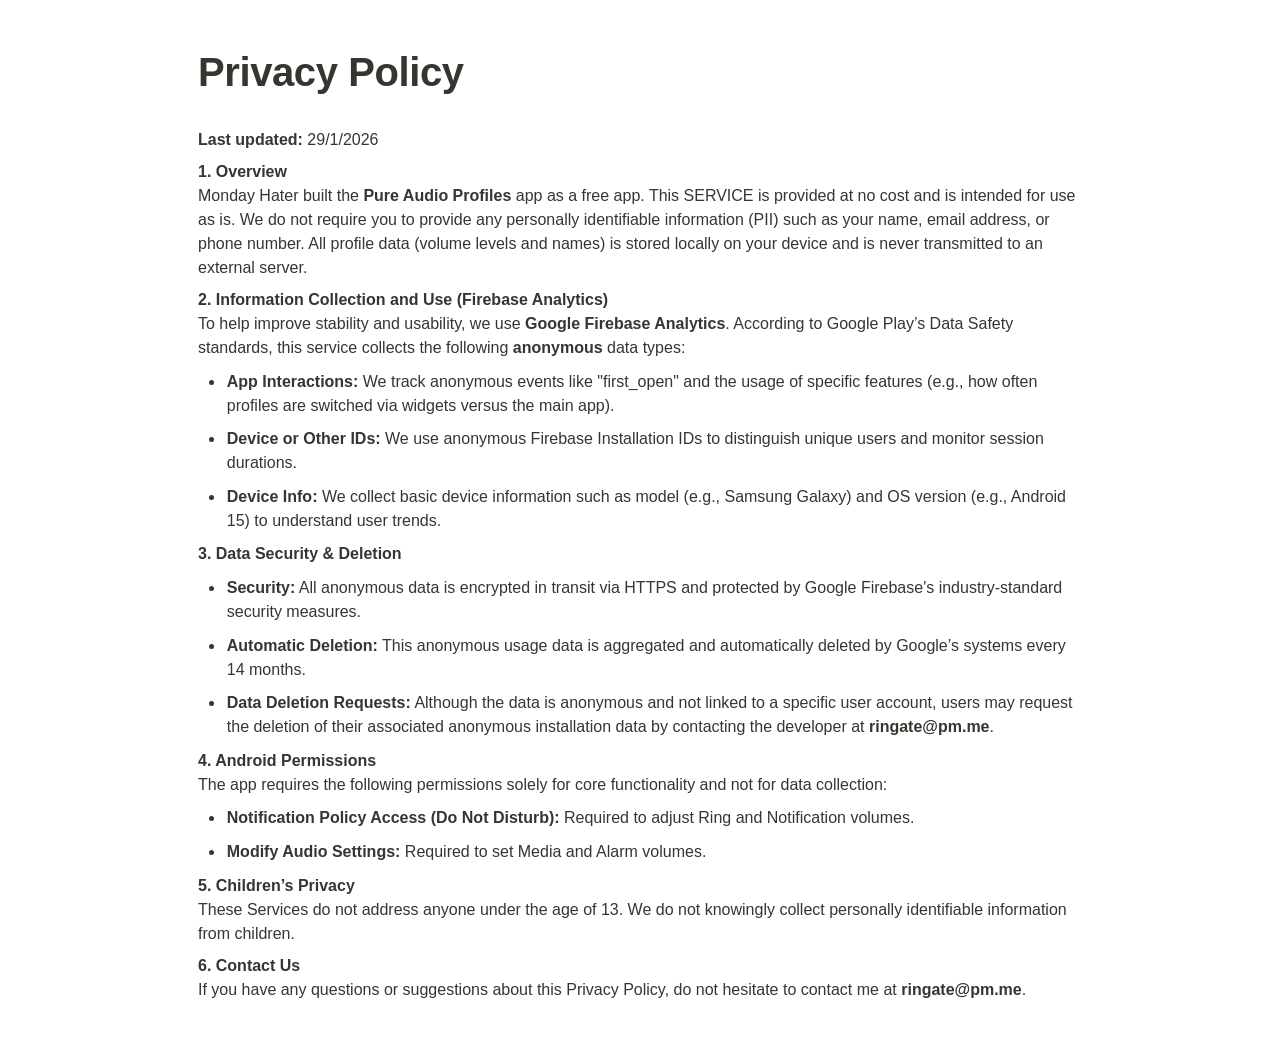
<file: vpm-privacy.html>
<html><head><meta http-equiv="Content-Type" content="text/html; charset=utf-8"/><meta name="viewport" content="width=device-width, initial-scale=1.0"><title>Privacy Policy</title><style>
/* cspell:disable-file */
/* webkit printing magic: print all background colors */
html {
	-webkit-print-color-adjust: exact;
}
* {
	box-sizing: border-box;
	-webkit-print-color-adjust: exact;
}

html,
body {
	margin: 0;
	padding: 8px;
}
@media only screen {
	body {
		margin: 2em auto;
		max-width: 900px;
		color: rgb(55, 53, 47);
	}
}

body {
	line-height: 1.5;
	white-space: pre-wrap;
}

a,
a.visited {
	color: inherit;
	text-decoration: underline;
}

.pdf-relative-link-path {
	font-size: 80%;
	color: #444;
}

h1,
h2,
h3 {
	letter-spacing: -0.01em;
	line-height: 1.2;
	font-weight: 600;
	margin-bottom: 0;
}

/* Override strong tags inside headings to maintain consistent weight */
h1 strong,
h2 strong,
h3 strong {
	font-weight: 600;
}

.page-title {
	font-size: 2.5rem;
	font-weight: 700;
	margin-top: 0;
	margin-bottom: 0.75em;
}

h1 {
	font-size: 1.875rem;
	margin-top: 1.875rem;
}

h2 {
	font-size: 1.5rem;
	margin-top: 1.5rem;
}

h3 {
	font-size: 1.25rem;
	margin-top: 1.25rem;
}

.source {
	border: 1px solid #ddd;
	border-radius: 3px;
	padding: 1.5em;
	word-break: break-all;
}

.callout {
	border-radius: 10px;
	padding: 1rem;
}

figure {
	margin: 1.25em 0;
	page-break-inside: avoid;
}

figcaption {
	opacity: 0.5;
	font-size: 85%;
	margin-top: 0.5em;
}

mark {
	background-color: transparent;
}

.indented {
	padding-left: 1.5em;
}

hr {
	background: transparent;
	display: block;
	width: 100%;
	height: 1px;
	visibility: visible;
	border: none;
	border-bottom: 1px solid rgba(55, 53, 47, 0.09);
}

img {
	max-width: 100%;
}

@media only print {
	img {
		max-height: 100vh;
		object-fit: contain;
	}
}

@page {
	margin: 1in;
}

.collection-content {
	font-size: 0.875rem;
}

.collection-content td {
	white-space: pre-wrap;
	word-break: break-word;
}

.column-list {
	display: flex;
	justify-content: space-between;
}

.column {
	padding: 0 1em;
}

.column:first-child {
	padding-left: 0;
}

.column:last-child {
	padding-right: 0;
}

.table_of_contents-item {
	display: block;
	font-size: 0.875rem;
	line-height: 1.3;
	padding: 0.125rem;
}

.table_of_contents-indent-1 {
	margin-left: 1.5rem;
}

.table_of_contents-indent-2 {
	margin-left: 3rem;
}

.table_of_contents-indent-3 {
	margin-left: 4.5rem;
}

.table_of_contents-link {
	text-decoration: none;
	opacity: 0.7;
	border-bottom: 1px solid rgba(55, 53, 47, 0.18);
}

table,
th,
td {
	border: 1px solid rgba(55, 53, 47, 0.09);
	border-collapse: collapse;
}

table {
	border-left: none;
	border-right: none;
}

th,
td {
	font-weight: normal;
	padding: 0.25em 0.5em;
	line-height: 1.5;
	min-height: 1.5em;
	text-align: left;
}

th {
	color: rgba(55, 53, 47, 0.6);
}

ol,
ul {
	margin: 0;
	margin-block-start: 0.6em;
	margin-block-end: 0.6em;
}

li > ol:first-child,
li > ul:first-child {
	margin-block-start: 0.6em;
}

ul > li {
	list-style: disc;
}

ul.to-do-list {
	padding-inline-start: 0;
}

ul.to-do-list > li {
	list-style: none;
}

.to-do-children-checked {
	text-decoration: line-through;
	opacity: 0.375;
}

ul.toggle > li {
	list-style: none;
}

ul {
	padding-inline-start: 1.7em;
}

ul > li {
	padding-left: 0.1em;
}

ol {
	padding-inline-start: 1.6em;
}

ol > li {
	padding-left: 0.2em;
}

.mono ol {
	padding-inline-start: 2em;
}

.mono ol > li {
	text-indent: -0.4em;
}

.toggle {
	padding-inline-start: 0em;
	list-style-type: none;
}

/* Indent toggle children */
.toggle > li > details {
	padding-left: 1.7em;
}

.toggle > li > details > summary {
	margin-left: -1.1em;
}

.selected-value {
	display: inline-block;
	padding: 0 0.5em;
	background: rgba(206, 205, 202, 0.5);
	border-radius: 3px;
	margin-right: 0.5em;
	margin-top: 0.3em;
	margin-bottom: 0.3em;
	white-space: nowrap;
}

.collection-title {
	display: inline-block;
	margin-right: 1em;
}

.page-description {
	margin-bottom: 2em;
}

.simple-table {
	margin-top: 1em;
	font-size: 0.875rem;
	empty-cells: show;
}
.simple-table td {
	height: 29px;
	min-width: 120px;
}

.simple-table th {
	height: 29px;
	min-width: 120px;
}

.simple-table-header-color {
	background: rgb(247, 246, 243);
	color: black;
}
.simple-table-header {
	font-weight: 500;
}

time {
	opacity: 0.5;
}

.icon {
	display: inline-flex;
	align-items: center;
	justify-content: center;
	max-width: 1.2em;
	max-height: 1.2em;
	text-decoration: none;
	vertical-align: text-bottom;
	margin-right: 0.5em;
}

img.icon {
	border-radius: 3px;
}

.callout img.notion-static-icon {
	width: 1em;
	height: 1em;
}

.callout p {
	margin: 0;
}

.callout h1,
.callout h2,
.callout h3 {
	margin: 0 0 0.6rem;
}

.user-icon {
	width: 1.5em;
	height: 1.5em;
	border-radius: 100%;
	margin-right: 0.5rem;
}

.user-icon-inner {
	font-size: 0.8em;
}

.text-icon {
	border: 1px solid #000;
	text-align: center;
}

.page-cover-image {
	display: block;
	object-fit: cover;
	width: 100%;
	max-height: 30vh;
}

.page-header-icon {
	font-size: 3rem;
	margin-bottom: 1rem;
}

.page-header-icon-with-cover {
	margin-top: -0.72em;
	margin-left: 0.07em;
}

.page-header-icon img {
	border-radius: 3px;
}

.link-to-page {
	margin: 1em 0;
	padding: 0;
	border: none;
	font-weight: 500;
}

p > .user {
	opacity: 0.5;
}

td > .user,
td > time {
	white-space: nowrap;
}

input[type="checkbox"] {
	transform: scale(1.5);
	margin-right: 0.6em;
	vertical-align: middle;
}

p {
	margin-top: 0.5em;
	margin-bottom: 0.5em;
}

.image {
	border: none;
	margin: 1.5em 0;
	padding: 0;
	border-radius: 0;
	text-align: center;
}

.code,
code {
	background: rgba(135, 131, 120, 0.15);
	border-radius: 3px;
	padding: 0.2em 0.4em;
	border-radius: 3px;
	font-size: 85%;
	tab-size: 2;
}

code {
	color: #eb5757;
}

.code {
	padding: 1.5em 1em;
}

.code-wrap {
	white-space: pre-wrap;
	word-break: break-all;
}

.code > code {
	background: none;
	padding: 0;
	font-size: 100%;
	color: inherit;
}

blockquote {
	font-size: 1em;
	margin: 1em 0;
	padding-left: 1em;
	border-left: 3px solid rgb(55, 53, 47);
}

blockquote.quote-large {
	font-size: 1.25em;
}

.bookmark {
	text-decoration: none;
	max-height: 8em;
	padding: 0;
	display: flex;
	width: 100%;
	align-items: stretch;
}

.bookmark-title {
	font-size: 0.85em;
	overflow: hidden;
	text-overflow: ellipsis;
	height: 1.75em;
	white-space: nowrap;
}

.bookmark-text {
	display: flex;
	flex-direction: column;
}

.bookmark-info {
	flex: 4 1 180px;
	padding: 12px 14px 14px;
	display: flex;
	flex-direction: column;
	justify-content: space-between;
}

.bookmark-image {
	width: 33%;
	flex: 1 1 180px;
	display: block;
	position: relative;
	object-fit: cover;
	border-radius: 1px;
}

.bookmark-description {
	color: rgba(55, 53, 47, 0.6);
	font-size: 0.75em;
	overflow: hidden;
	max-height: 4.5em;
	word-break: break-word;
}

.bookmark-href {
	font-size: 0.75em;
	margin-top: 0.25em;
}

.sans { font-family: ui-sans-serif, -apple-system, BlinkMacSystemFont, "Segoe UI Variable Display", "Segoe UI", Helvetica, "Apple Color Emoji", "Noto Sans Arabic", "Noto Sans Hebrew", Arial, sans-serif, "Segoe UI Emoji", "Segoe UI Symbol"; }
.code { font-family: "SFMono-Regular", Menlo, Consolas, "PT Mono", "Liberation Mono", Courier, monospace; }
.serif { font-family: Lyon-Text, Georgia, ui-serif, serif; }
.mono { font-family: iawriter-mono, Nitti, Menlo, Courier, monospace; }
.pdf .sans { font-family: Inter, ui-sans-serif, -apple-system, BlinkMacSystemFont, "Segoe UI Variable Display", "Segoe UI", Helvetica, "Apple Color Emoji", "Noto Sans Arabic", "Noto Sans Hebrew", Arial, sans-serif, "Segoe UI Emoji", "Segoe UI Symbol", 'Twemoji', 'Noto Color Emoji', 'Noto Sans CJK JP'; }
.pdf:lang(zh-CN) .sans { font-family: Inter, ui-sans-serif, -apple-system, BlinkMacSystemFont, "Segoe UI Variable Display", "Segoe UI", Helvetica, "Apple Color Emoji", "Noto Sans Arabic", "Noto Sans Hebrew", Arial, sans-serif, "Segoe UI Emoji", "Segoe UI Symbol", 'Twemoji', 'Noto Color Emoji', 'Noto Sans CJK SC'; }
.pdf:lang(zh-TW) .sans { font-family: Inter, ui-sans-serif, -apple-system, BlinkMacSystemFont, "Segoe UI Variable Display", "Segoe UI", Helvetica, "Apple Color Emoji", "Noto Sans Arabic", "Noto Sans Hebrew", Arial, sans-serif, "Segoe UI Emoji", "Segoe UI Symbol", 'Twemoji', 'Noto Color Emoji', 'Noto Sans CJK TC'; }
.pdf:lang(ko-KR) .sans { font-family: Inter, ui-sans-serif, -apple-system, BlinkMacSystemFont, "Segoe UI Variable Display", "Segoe UI", Helvetica, "Apple Color Emoji", "Noto Sans Arabic", "Noto Sans Hebrew", Arial, sans-serif, "Segoe UI Emoji", "Segoe UI Symbol", 'Twemoji', 'Noto Color Emoji', 'Noto Sans CJK KR'; }
.pdf .code { font-family: Source Code Pro, "SFMono-Regular", Menlo, Consolas, "PT Mono", "Liberation Mono", Courier, monospace, 'Twemoji', 'Noto Color Emoji', 'Noto Sans Mono CJK JP'; }
.pdf:lang(zh-CN) .code { font-family: Source Code Pro, "SFMono-Regular", Menlo, Consolas, "PT Mono", "Liberation Mono", Courier, monospace, 'Twemoji', 'Noto Color Emoji', 'Noto Sans Mono CJK SC'; }
.pdf:lang(zh-TW) .code { font-family: Source Code Pro, "SFMono-Regular", Menlo, Consolas, "PT Mono", "Liberation Mono", Courier, monospace, 'Twemoji', 'Noto Color Emoji', 'Noto Sans Mono CJK TC'; }
.pdf:lang(ko-KR) .code { font-family: Source Code Pro, "SFMono-Regular", Menlo, Consolas, "PT Mono", "Liberation Mono", Courier, monospace, 'Twemoji', 'Noto Color Emoji', 'Noto Sans Mono CJK KR'; }
.pdf .serif { font-family: PT Serif, Lyon-Text, Georgia, ui-serif, serif, 'Twemoji', 'Noto Color Emoji', 'Noto Serif CJK JP'; }
.pdf:lang(zh-CN) .serif { font-family: PT Serif, Lyon-Text, Georgia, ui-serif, serif, 'Twemoji', 'Noto Color Emoji', 'Noto Serif CJK SC'; }
.pdf:lang(zh-TW) .serif { font-family: PT Serif, Lyon-Text, Georgia, ui-serif, serif, 'Twemoji', 'Noto Color Emoji', 'Noto Serif CJK TC'; }
.pdf:lang(ko-KR) .serif { font-family: PT Serif, Lyon-Text, Georgia, ui-serif, serif, 'Twemoji', 'Noto Color Emoji', 'Noto Serif CJK KR'; }
.pdf .mono { font-family: PT Mono, iawriter-mono, Nitti, Menlo, Courier, monospace, 'Twemoji', 'Noto Color Emoji', 'Noto Sans Mono CJK JP'; }
.pdf:lang(zh-CN) .mono { font-family: PT Mono, iawriter-mono, Nitti, Menlo, Courier, monospace, 'Twemoji', 'Noto Color Emoji', 'Noto Sans Mono CJK SC'; }
.pdf:lang(zh-TW) .mono { font-family: PT Mono, iawriter-mono, Nitti, Menlo, Courier, monospace, 'Twemoji', 'Noto Color Emoji', 'Noto Sans Mono CJK TC'; }
.pdf:lang(ko-KR) .mono { font-family: PT Mono, iawriter-mono, Nitti, Menlo, Courier, monospace, 'Twemoji', 'Noto Color Emoji', 'Noto Sans Mono CJK KR'; }
.highlight-default {
	color: rgba(44, 44, 43, 1);
}
.highlight-gray {
	color: rgba(125, 122, 117, 1);
	fill: rgba(125, 122, 117, 1);
}
.highlight-brown {
	color: rgba(159, 118, 90, 1);
	fill: rgba(159, 118, 90, 1);
}
.highlight-orange {
	color: rgba(210, 123, 45, 1);
	fill: rgba(210, 123, 45, 1);
}
.highlight-yellow {
	color: rgba(203, 148, 52, 1);
	fill: rgba(203, 148, 52, 1);
}
.highlight-teal {
	color: rgba(80, 148, 110, 1);
	fill: rgba(80, 148, 110, 1);
}
.highlight-blue {
	color: rgba(56, 125, 201, 1);
	fill: rgba(56, 125, 201, 1);
}
.highlight-purple {
	color: rgba(154, 107, 180, 1);
	fill: rgba(154, 107, 180, 1);
}
.highlight-pink {
	color: rgba(193, 76, 138, 1);
	fill: rgba(193, 76, 138, 1);
}
.highlight-red {
	color: rgba(207, 81, 72, 1);
	fill: rgba(207, 81, 72, 1);
}
.highlight-default_background {
	color: rgba(44, 44, 43, 1);
}
.highlight-gray_background {
	background: rgba(42, 28, 0, 0.07);
}
.highlight-brown_background {
	background: rgba(139, 46, 0, 0.086);
}
.highlight-orange_background {
	background: rgba(224, 101, 1, 0.129);
}
.highlight-yellow_background {
	background: rgba(211, 168, 0, 0.137);
}
.highlight-teal_background {
	background: rgba(0, 100, 45, 0.09);
}
.highlight-blue_background {
	background: rgba(0, 124, 215, 0.094);
}
.highlight-purple_background {
	background: rgba(102, 0, 178, 0.078);
}
.highlight-pink_background {
	background: rgba(197, 0, 93, 0.086);
}
.highlight-red_background {
	background: rgba(223, 22, 0, 0.094);
}
.block-color-default {
	color: inherit;
	fill: inherit;
}
.block-color-gray {
	color: rgba(125, 122, 117, 1);
	fill: rgba(125, 122, 117, 1);
}
.block-color-brown {
	color: rgba(159, 118, 90, 1);
	fill: rgba(159, 118, 90, 1);
}
.block-color-orange {
	color: rgba(210, 123, 45, 1);
	fill: rgba(210, 123, 45, 1);
}
.block-color-yellow {
	color: rgba(203, 148, 52, 1);
	fill: rgba(203, 148, 52, 1);
}
.block-color-teal {
	color: rgba(80, 148, 110, 1);
	fill: rgba(80, 148, 110, 1);
}
.block-color-blue {
	color: rgba(56, 125, 201, 1);
	fill: rgba(56, 125, 201, 1);
}
.block-color-purple {
	color: rgba(154, 107, 180, 1);
	fill: rgba(154, 107, 180, 1);
}
.block-color-pink {
	color: rgba(193, 76, 138, 1);
	fill: rgba(193, 76, 138, 1);
}
.block-color-red {
	color: rgba(207, 81, 72, 1);
	fill: rgba(207, 81, 72, 1);
}
.block-color-default_background {
	color: inherit;
	fill: inherit;
}
.block-color-gray_background {
	background: rgba(240, 239, 237, 1);
}
.block-color-brown_background {
	background: rgba(245, 237, 233, 1);
}
.block-color-orange_background {
	background: rgba(251, 235, 222, 1);
}
.block-color-yellow_background {
	background: rgba(249, 243, 220, 1);
}
.block-color-teal_background {
	background: rgba(232, 241, 236, 1);
}
.block-color-blue_background {
	background: rgba(229, 242, 252, 1);
}
.block-color-purple_background {
	background: rgba(243, 235, 249, 1);
}
.block-color-pink_background {
	background: rgba(250, 233, 241, 1);
}
.block-color-red_background {
	background: rgba(252, 233, 231, 1);
}
.select-value-color-default { background-color: rgba(42, 28, 0, 0.07); }
.select-value-color-gray { background-color: rgba(28, 19, 1, 0.11); }
.select-value-color-brown { background-color: rgba(127, 51, 0, 0.156); }
.select-value-color-orange { background-color: rgba(196, 88, 0, 0.203); }
.select-value-color-yellow { background-color: rgba(209, 156, 0, 0.282); }
.select-value-color-green { background-color: rgba(0, 96, 38, 0.156); }
.select-value-color-blue { background-color: rgba(0, 118, 217, 0.203); }
.select-value-color-purple { background-color: rgba(92, 0, 163, 0.141); }
.select-value-color-pink { background-color: rgba(183, 0, 78, 0.152); }
.select-value-color-red { background-color: rgba(206, 24, 0, 0.164); }

.checkbox {
	display: inline-flex;
	vertical-align: text-bottom;
	width: 16;
	height: 16;
	background-size: 16px;
	margin-left: 2px;
	margin-right: 5px;
}

.checkbox-on {
	background-image: url("data:image/svg+xml;charset=UTF-8,%3Csvg%20width%3D%2216%22%20height%3D%2216%22%20viewBox%3D%220%200%2016%2016%22%20fill%3D%22none%22%20xmlns%3D%22http%3A%2F%2Fwww.w3.org%2F2000%2Fsvg%22%3E%0A%3Crect%20width%3D%2216%22%20height%3D%2216%22%20fill%3D%22%2358A9D7%22%2F%3E%0A%3Cpath%20d%3D%22M6.71429%2012.2852L14%204.9995L12.7143%203.71436L6.71429%209.71378L3.28571%206.2831L2%207.57092L6.71429%2012.2852Z%22%20fill%3D%22white%22%2F%3E%0A%3C%2Fsvg%3E");
}

.checkbox-off {
	background-image: url("data:image/svg+xml;charset=UTF-8,%3Csvg%20width%3D%2216%22%20height%3D%2216%22%20viewBox%3D%220%200%2016%2016%22%20fill%3D%22none%22%20xmlns%3D%22http%3A%2F%2Fwww.w3.org%2F2000%2Fsvg%22%3E%0A%3Crect%20x%3D%220.75%22%20y%3D%220.75%22%20width%3D%2214.5%22%20height%3D%2214.5%22%20fill%3D%22white%22%20stroke%3D%22%2336352F%22%20stroke-width%3D%221.5%22%2F%3E%0A%3C%2Fsvg%3E");
}
	
</style></head><body><article id="2f779e33-dd80-8089-9e6f-e7e93448cf47" class="page sans"><header><h1 class="page-title" dir="auto">Privacy Policy</h1><p class="page-description" dir="auto"></p></header><div class="page-body"><div style="display:contents" dir="auto"><p id="2f779e33-dd80-8057-be26-fc4f971cbbf0" class=""><strong>Last updated:</strong> 29/1/2026</p></div><div style="display:contents" dir="auto"><p id="2f779e33-dd80-809f-8680-d6a284abdcb0" class=""><strong>1. Overview</strong><br/>Monday Hater built the <strong>Pure Audio Profiles</strong> app as a free app. This SERVICE is provided at no cost and is intended for use as is. We do not require you to provide any personally identifiable information (PII) such as your name, email address, or phone number. All profile data (volume levels and names) is stored locally on your device and is never transmitted to an external server.</p></div><div style="display:contents" dir="auto"><p id="2f779e33-dd80-8016-a90d-d0fac555f214" class=""><strong>2. Information Collection and Use (Firebase Analytics)</strong><br/>To help improve stability and usability, we use <strong>Google Firebase Analytics</strong>. According to Google Play’s Data Safety standards, this service collects the following <strong>anonymous</strong> data types:</p></div><div style="display:contents" dir="auto"><ul id="2f779e33-dd80-8044-9583-f706d91b7534" class="bulleted-list"><li style="list-style-type:disc"><strong>App Interactions:</strong> We track anonymous events like &quot;first_open&quot; and the usage of specific features (e.g., how often profiles are switched via widgets versus the main app).</li></ul></div><div style="display:contents" dir="auto"><ul id="2f779e33-dd80-801a-ae85-f2eddfda3e33" class="bulleted-list"><li style="list-style-type:disc"><strong>Device or Other IDs:</strong> We use anonymous Firebase Installation IDs to distinguish unique users and monitor session durations.</li></ul></div><div style="display:contents" dir="auto"><ul id="2f779e33-dd80-8092-b790-c25843773424" class="bulleted-list"><li style="list-style-type:disc"><strong>Device Info:</strong> We collect basic device information such as model (e.g., Samsung Galaxy) and OS version (e.g., Android 15) to understand user trends.</li></ul></div><div style="display:contents" dir="auto"><p id="2f779e33-dd80-8035-8ec0-e2936d22b9d0" class=""><strong>3. Data Security &amp; Deletion</strong></p></div><div style="display:contents" dir="auto"><ul id="2f779e33-dd80-8008-94c6-d43cd5aa75d7" class="bulleted-list"><li style="list-style-type:disc"><strong>Security:</strong> All anonymous data is encrypted in transit via HTTPS and protected by Google Firebase&#x27;s industry-standard security measures.</li></ul></div><div style="display:contents" dir="auto"><ul id="2f779e33-dd80-809a-bebc-f2d42f963ab5" class="bulleted-list"><li style="list-style-type:disc"><strong>Automatic Deletion:</strong> This anonymous usage data is aggregated and automatically deleted by Google’s systems every 14 months.</li></ul></div><div style="display:contents" dir="auto"><ul id="2f779e33-dd80-80ef-8bce-c01d8e81cdde" class="bulleted-list"><li style="list-style-type:disc"><strong>Data Deletion Requests:</strong> Although the data is anonymous and not linked to a specific user account, users may request the deletion of their associated anonymous installation data by contacting the developer at <strong>ringate@pm.me</strong>.</li></ul></div><div style="display:contents" dir="auto"><p id="2f779e33-dd80-80c3-a75a-ceead5dd9fdc" class=""><strong>4. Android Permissions</strong><br/>The app requires the following permissions solely for core functionality and not for data collection:</p></div><div style="display:contents" dir="auto"><ul id="2f779e33-dd80-80b6-9b76-e218e245abc8" class="bulleted-list"><li style="list-style-type:disc"><strong>Notification Policy Access (Do Not Disturb):</strong> Required to adjust Ring and Notification volumes.</li></ul></div><div style="display:contents" dir="auto"><ul id="2f779e33-dd80-8092-8103-ceefd2b7c245" class="bulleted-list"><li style="list-style-type:disc"><strong>Modify Audio Settings:</strong> Required to set Media and Alarm volumes.</li></ul></div><div style="display:contents" dir="auto"><p id="2f779e33-dd80-805e-99e3-e5216b5bc5fc" class=""><strong>5. Children’s Privacy</strong><br/>These Services do not address anyone under the age of 13. We do not knowingly collect personally identifiable information from children.</p></div><div style="display:contents" dir="auto"><p id="2f779e33-dd80-8097-b7f1-dd6569ebbe71" class=""><strong>6. Contact Us</strong><br/>If you have any questions or suggestions about this Privacy Policy, do not hesitate to contact me at <strong>ringate@pm.me</strong>.</p></div></div></article><span class="sans" style="font-size:14px;padding-top:2em"></span></body></html>
</file>
<file: styles.css>
* {
    margin: 0;
    padding: 0;
    box-sizing: border-box;
}

body {
    font-family: -apple-system, BlinkMacSystemFont, 'Segoe UI', Roboto, Oxygen, Ubuntu, Cantarell, sans-serif;
    line-height: 1.6;
    color: #333;
    background: #f5f5f5;
}

.container {
    max-width: 900px;
    margin: 0 auto;
    padding: 20px;
    background: white;
    min-height: 100vh;
}

header {
    text-align: center;
    padding: 60px 20px 40px;
    border-bottom: 2px solid #e0e0e0;
}

h1 {
    font-size: 2.5rem;
    font-weight: 700;
    color: #222;
    margin-bottom: 20px;
}

.tagline {
    font-size: 1.25rem;
    color: #555;
    margin-bottom: 10px;
}

.subtitle {
    font-size: 1rem;
    color: #777;
}

main {
    padding: 40px 20px;
}

section {
    margin-bottom: 60px;
}

h2 {
    font-size: 1.75rem;
    color: #222;
    margin-bottom: 30px;
    padding-bottom: 10px;
    border-bottom: 1px solid #e0e0e0;
}

.apps {
    margin-bottom: 80px;
}

.app-card {
    display: flex;
    gap: 30px;
    margin-bottom: 50px;
    padding: 30px;
    background: #fafafa;
    border-radius: 8px;
    border: 1px solid #e0e0e0;
}

.app-icon {
    width: 120px;
    height: 120px;
    border-radius: 12px;
    flex-shrink: 0;
    box-shadow: 0 2px 8px rgba(0,0,0,0.1);
}

.app-content {
    flex: 1;
}

.app-content h3 {
    font-size: 1.5rem;
    color: #222;
    margin-bottom: 10px;
}

.app-content > p {
    color: #555;
    margin-bottom: 15px;
}

.app-content ul {
    list-style: none;
    margin-bottom: 20px;
}

.app-content ul li {
    padding: 5px 0;
    color: #666;
}

.app-meta {
    display: flex;
    gap: 10px;
    margin-bottom: 15px;
    flex-wrap: wrap;
}

.status, .platform {
    padding: 6px 12px;
    border-radius: 4px;
    font-size: 0.875rem;
    font-weight: 500;
}

.status.released {
    background: #4caf50;
    color: white;
}

.status.testing {
    background: #ff9800;
    color: white;
}

.status.development {
    background: #2196f3;
    color: white;
}

.platform {
    background: #e0e0e0;
    color: #555;
}

.app-link {
    display: inline-block;
    padding: 10px 20px;
    background: #222;
    color: white;
    text-decoration: none;
    border-radius: 4px;
    font-weight: 500;
    transition: background 0.3s;
}

.app-link:hover {
    background: #444;
}

.why p, .about p, .contact p {
    margin-bottom: 15px;
    color: #555;
    font-size: 1.05rem;
}

.contact a {
    color: #2196f3;
    text-decoration: none;
    font-weight: 500;
}

.contact a:hover {
    text-decoration: underline;
}

footer {
    text-align: center;
    padding: 40px 20px;
    border-top: 2px solid #e0e0e0;
    color: #777;
    font-size: 0.9rem;
}

footer p {
    margin-bottom: 5px;
}

@media (max-width: 768px) {
    .container {
        padding: 10px;
    }

    header {
        padding: 40px 15px 30px;
    }

    h1 {
        font-size: 2rem;
    }

    .tagline {
        font-size: 1.1rem;
    }

    main {
        padding: 30px 15px;
    }

    .app-card {
        flex-direction: column;
        gap: 20px;
        padding: 20px;
    }

    .app-icon {
        width: 100px;
        height: 100px;
        align-self: center;
    }

    h2 {
        font-size: 1.5rem;
    }
}
</file>
